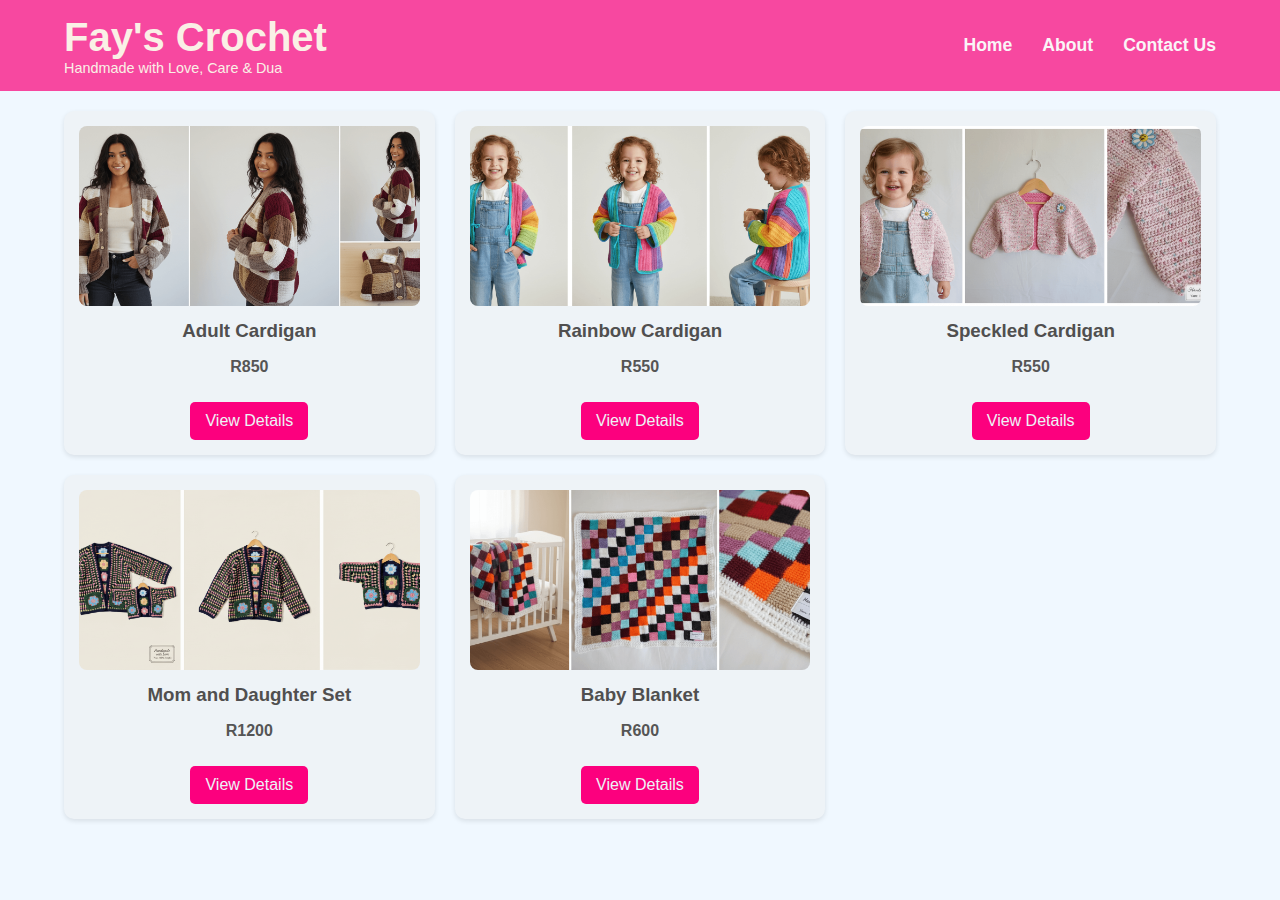
<file: index.html>
<!DOCTYPE html>
<html lang="en">
<head>
  <meta charset="UTF-8">
  <meta name="viewport" content="width=device-width, initial-scale=1.0">
  <title>Fay's Crochet</title>
  <link rel="stylesheet" href="style.css">
</head>
<body>
  <header class="main-header">
    <div class="branding">
        <h1> Fay's Crochet</h1>
        <p>Handmade with Love, Care & Dua</p>
    </div>
  
  <nav>
    <a href="index.html">Home</a>
    <a href="about.html">About</a>
    <a href="contact.html">Contact Us</a>
  </nav>
  </header>

  <section class="catalogue">
    <div class="product-card">
      <img src="images/patched cardigan.png" alt="Adult Patched Cardigan">
      <h3>Adult Cardigan</h3>
      <p>R850</p>
      <a href="product.1.html">View Details</a>
    </div>

    <div class="product-card">
      <img src="images/rainbow cardigan.png" alt="Rainbow Cardigan">
      <h3>Rainbow Cardigan</h3>
      <p>R550</p>
      <a href="product.2.html">View Details</a>
    </div>

    <div class="product-card">
      <img src="images/speckled cardigan.png" alt="speckled Cardigan">
      <h3>Speckled Cardigan</h3>
      <p>R550</p>
      <a href="product.3.html">View Details</a>
    </div>

    <div class="product-card">
      <img src="images/mom-daughter set.png" alt="Mom and Daughter Set">
      <h3>Mom and Daughter Set</h3>
      <p>R1200</p>
      <a href="product.4.html">View Details</a>
    </div>

    <div class="product-card">
      <img src="images/blanket.1.png" alt="Baby Blanket">
      <h3>Baby Blanket</h3>
      <p>R600</p>
      <a href="product.5.html">View Details</a>
    </div>
  </section>
</body>
</html>
</file>
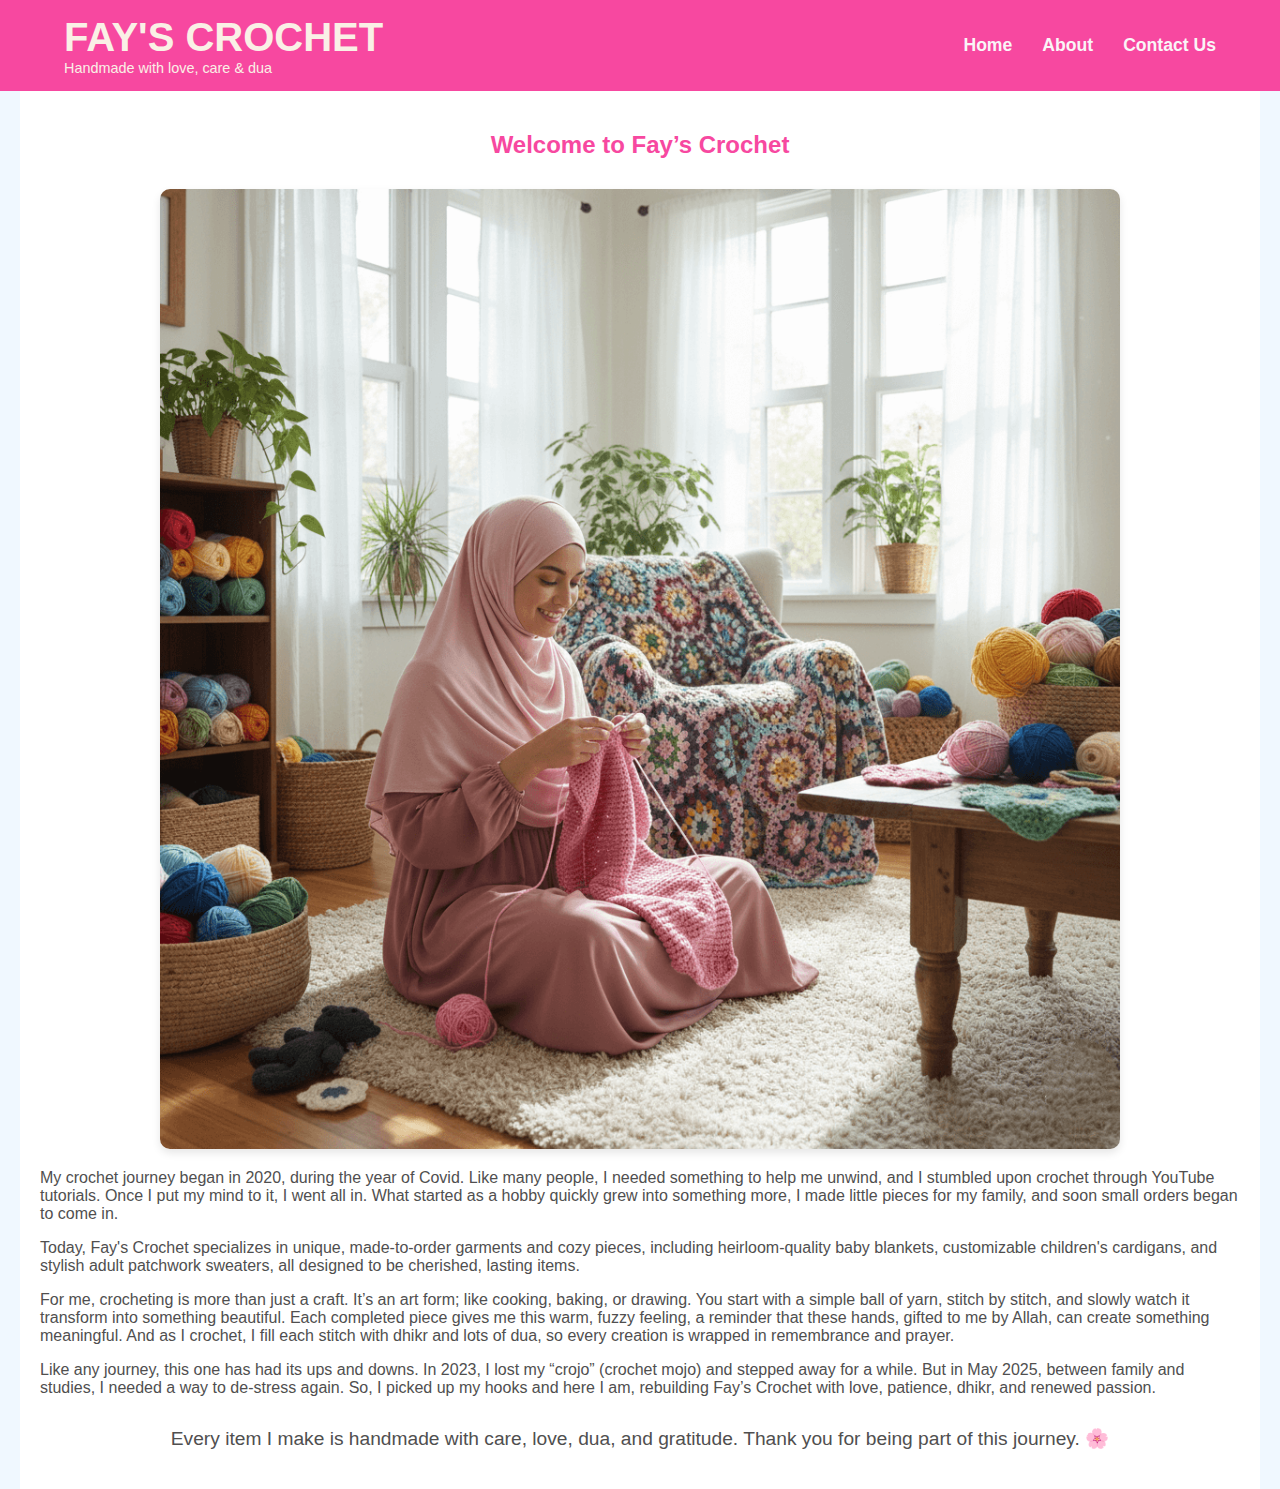
<file: about.html>
<!DOCTYPE html>
<html lang="en">
<head>
    <meta charset="UTF-8">
    <meta name="viewport" content="width=device-width, initial-scale=1.0">
    <title>About Fay's Crochet</title>
    <link rel="stylesheet" href="style.css"> 
</head>
<body>
    
    <header class="main-header">
        <div class="branding">
            <h1>FAY'S CROCHET</h1>
            <p>Handmade with love, care & dua</p>
        </div>
        
        <nav>
            <a href="index.html">Home</a>
            <a href="about.html" class="active">About</a> 
            <a href="contact.html">Contact Us</a>
        </nav>
    </header>

    <main class="content-container">
        
        <h2>Welcome to Fay’s Crochet</h2>

        <div class="about-image-container">
    <img src="images/fc.png" alt="Fay crocheting" class="about-main-img">
</div>
    

        <section class="story-section">
            
            <p>My crochet journey began in 2020, during the year of Covid. Like many people, I needed something to help me unwind, and I stumbled upon crochet through YouTube tutorials. Once I put my mind to it, I went all in. What started as a hobby quickly grew into something more, I made little pieces for my family, and soon small orders began to come in.</p>

            <p class="highlight-text">
                Today, Fay's Crochet specializes in unique, made-to-order garments and cozy pieces, including heirloom-quality baby blankets, customizable children's cardigans, and stylish adult patchwork sweaters, all designed to be cherished, lasting items.
            </p>

            <p>For me, crocheting is more than just a craft. It’s an art form; like cooking, baking, or drawing. You start with a simple ball of yarn, stitch by stitch, and slowly watch it transform into something beautiful. Each completed piece gives me this warm, fuzzy feeling, a reminder that these hands, gifted to me by Allah, can create something meaningful. And as I crochet, I fill each stitch with dhikr and lots of dua, so every creation is wrapped in remembrance and prayer.</p>

            <p>Like any journey, this one has had its ups and downs. In 2023, I lost my “crojo” (crochet mojo) and stepped away for a while. But in May 2025, between family and studies, I needed a way to de-stress again. So, I picked up my hooks and here I am, rebuilding Fay’s Crochet with love, patience, dhikr, and renewed passion.</p>
            
        </section>

        <p style="text-align: center; font-size: 1.2em; margin-top: 30px;">
            Every item I make is handmade with care, love, dua, and gratitude. Thank you for being part of this journey. 🌸
        </p>
        
    </main>

</body>
</html>
</file>
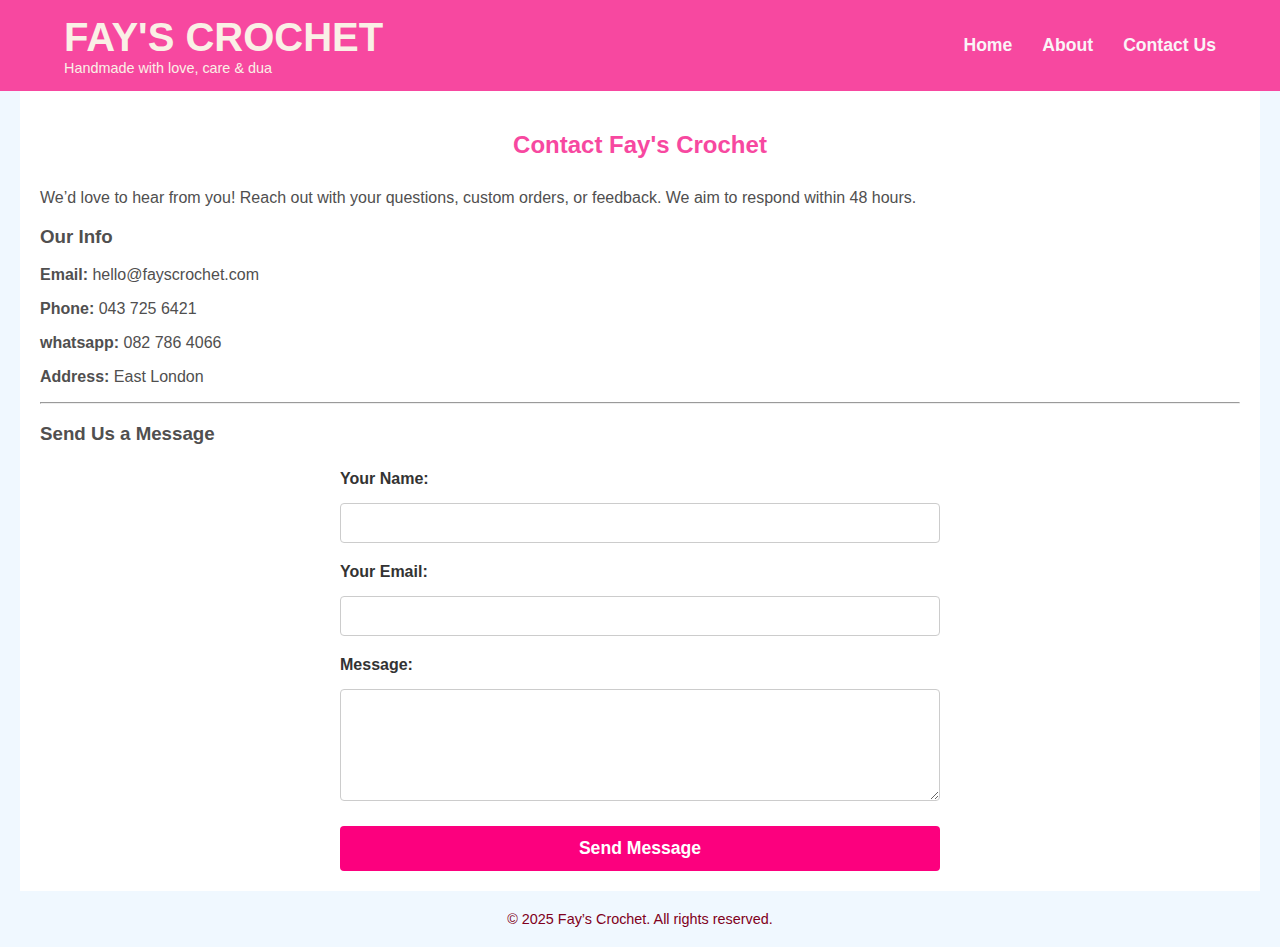
<file: contact.html>
<!DOCTYPE html>
<html lang="en">
<head>
    <meta charset="UTF-8">
    <meta name="viewport" content="width=device-width, initial-scale=1.0">
    <title>Contact Us - Fay’s Crochet</title>
    <link rel="stylesheet" href="style.css"> 
</head>
<body>
    
    <header class="main-header">
        <div class="branding">
            <h1>FAY'S CROCHET</h1>
            <p>Handmade with love, care & dua</p>
        </div>
        
        <nav>
            <a href="index.html">Home</a>
            <a href="about.html">About</a>
            <a href="contact.html" class="active">Contact Us</a> 
        </nav>
    </header>

    <main class="content-container">
        <h2>Contact Fay's Crochet</h2>
        <p>We’d love to hear from you! Reach out with your questions, custom orders, or feedback. We aim to respond within 48 hours.</p>

        <section class="contact-info">
            <h3>Our Info</h3>
            <p><strong>Email:</strong> hello@fayscrochet.com</p>
            <p><strong>Phone:</strong> 043 725 6421</p>
            <p><strong>whatsapp:</strong> 082 786 4066</p>
            <p><strong>Address:</strong> East London</p>
        </section>

        <hr>

        <section class="contact-form-section">
            <h3>Send Us a Message</h3>
            
            <form action="#" method="POST" class="contact-form">
                
                <label for="name">Your Name:</label>
                <input type="text" id="name" name="name" required>

                <label for="email">Your Email:</label>
                <input type="email" id="email" name="email" required>
                
                <label for="message">Message:</label>
                <textarea id="message" name="message" rows="6" required></textarea>

                <button type="submit" class="submit-button">Send Message</button>
            </form>
        </section>
    </main>

    <footer>
        <p style="text-align: center; margin: 20px 0; font-size: 0.9em; color: #800020;">&copy; 2025 Fay’s Crochet. All rights reserved.</p>
    </footer>
</body>
</html>
</file>
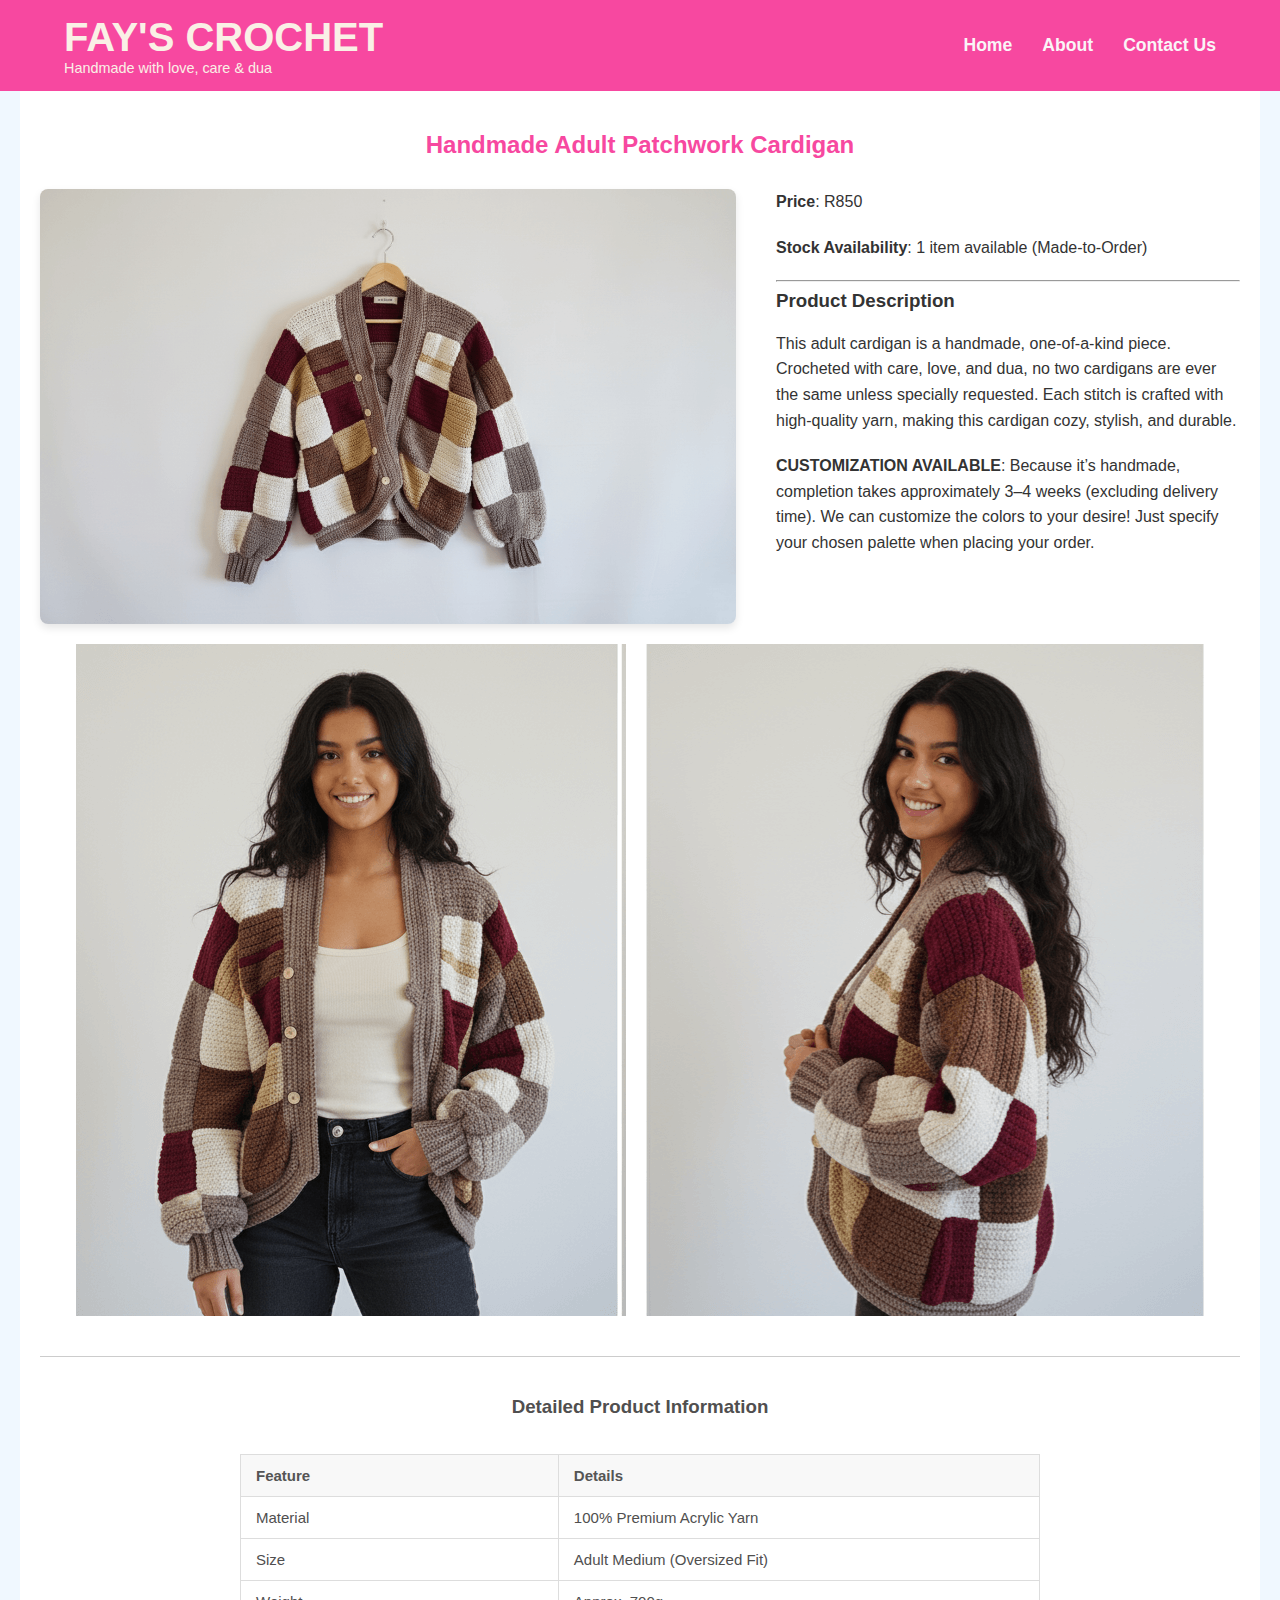
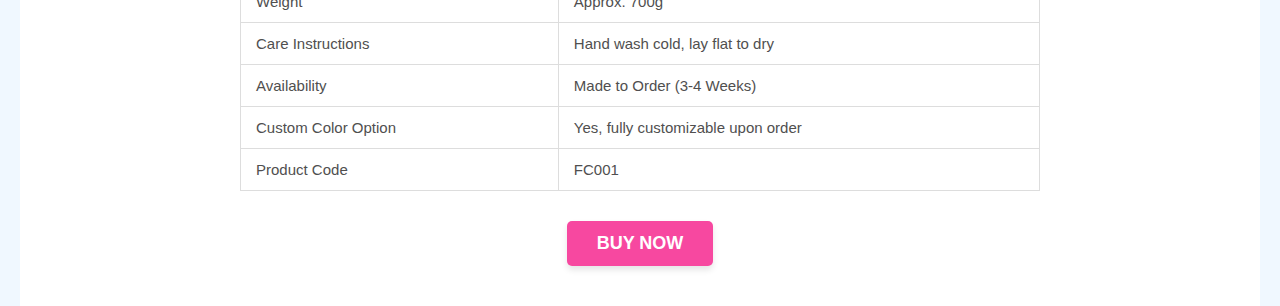
<file: product.1.html>
<!DOCTYPE html>
<html lang="en">
<head>
    <meta charset="UTF-8">
    <meta name="viewport" content="width=device-width, initial-scale=1.0">
    <title>Adult Patchwork Cardigan - Fay's Crochet</title> 
    <link rel="stylesheet" href="style.css"> 
</head>
<body>
    
    <header class="main-header">
        <div class="branding">
            <h1>FAY'S CROCHET</h1>
            <p>Handmade with love, care & dua</p>
        </div>
        <nav>
            <a href="index.html">Home</a>
            <a href="about.html">About</a>
            <a href="contact.html">Contact Us</a>
        </nav>
    </header>

    <main class="content-container">
    
    <h2>Handmade Adult Patchwork Cardigan</h2>

    <section class="top-product-info">
        
        <section class="gallery">
             <img src="images/pc.5.png" alt="Patchwork Cardigan" class="main-product-img">
        </section>

        <section class="info-details">
            <p class="price-full"><b>Price</b>: R850</p>
            <p class="stock-status"><b>Stock Availability</b>: 1 item available (Made-to-Order)</p>
            
            <hr>

            <h3>Product Description</h3>
            <p>This adult cardigan is a handmade, one-of-a-kind piece. Crocheted with care, love, and dua, no two cardigans are ever the same unless specially requested. Each stitch is crafted with high-quality yarn, making this cardigan cozy, stylish, and durable.</p>
            
            <p class="custom-note">
                <b>CUSTOMIZATION AVAILABLE</b>: Because it’s handmade, completion takes approximately 3–4 weeks (excluding delivery time). We can customize the colors to your desire! Just specify your chosen palette when placing your order.
            </p>
            
        </section>
        
    </section> <div class="thumbnail-section">
        <div class="thumbnail">
            <img src="images/pc3.png" alt="Front detail">
            <img src="images/pc2.png" alt="Cardigan on hanger">
        </div>
    </div>
        
    <section class="details-table-section">
        <h3>Detailed Product Information</h3>
        <table class="product-spec-table">
            <tr><th>Feature</th><th>Details</th></tr>
            <tr><td>Material</td><td>100% Premium Acrylic Yarn</td></tr>
            <tr><td>Size</td><td>Adult Medium (Oversized Fit)</td></tr>
             <tr><td>Weight</td><td>Approx. 700g</td></tr>
             <tr><td>Care Instructions</td><td>Hand wash cold, lay flat to dry</td></tr>
             <tr><td>Availability</td><td>Made to Order (3-4 Weeks)</td></tr>
             <tr><td>Custom Color Option</td><td>Yes, fully customizable upon order</td></tr>
             <tr><td>Product Code</td><td>FC001</td></tr>
                </table>

            </table>
        <button class="buy-button">BUY NOW</button>
    </section>

</main>
</file>
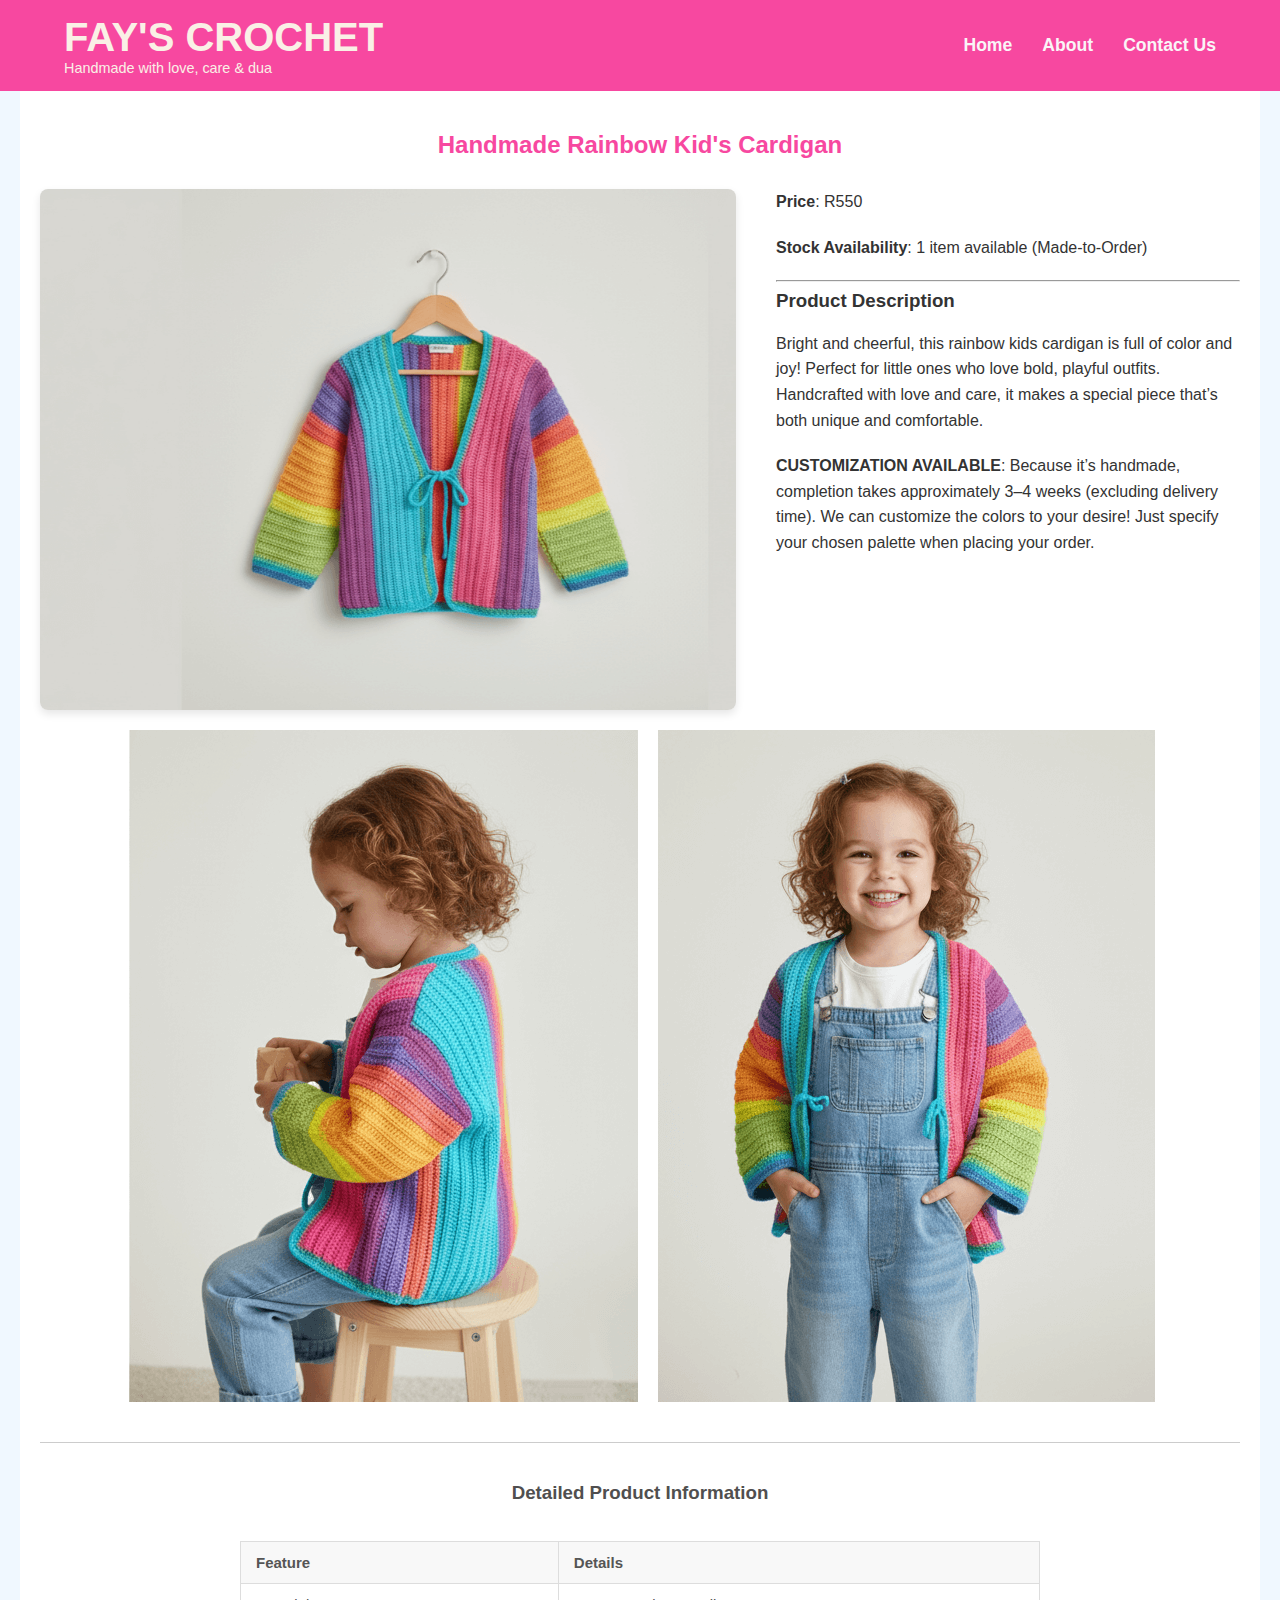
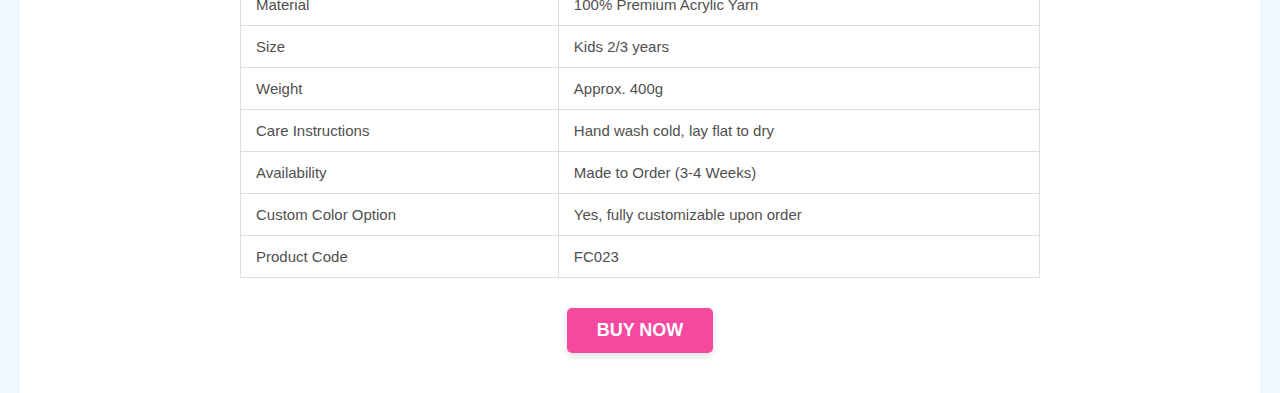
<file: product.2.html>
<!DOCTYPE html>
<html lang="en">
<head>
    <meta charset="UTF-8">
    <meta name="viewport" content="width=device-width, initial-scale=1.0">
    <title>Rainbow Kid's Cardigan - Fay's Crochet</title> 
    <link rel="stylesheet" href="style.css"> 
</head>
<body>
    
    <header class="main-header">
        <div class="branding">
            <h1>FAY'S CROCHET</h1>
            <p>Handmade with love, care & dua</p>
        </div>
        <nav>
            <a href="index.html">Home</a>
            <a href="about.html">About</a>
            <a href="contact.html">Contact Us</a>
        </nav>
    </header>

    <main class="content-container">
    
    <h2>Handmade Rainbow Kid's Cardigan</h2>

    <section class="top-product-info">
        
        <section class="gallery">
             <img src="images/rainbow.4.png" alt="Rainbow Cardigan" class="main-product-img">
        </section>

        <section class="info-details">
            <p class="price-full"><b>Price</b>: R550</p>
            <p class="stock-status"><b>Stock Availability</b>: 1 item available (Made-to-Order)</p>
            
            <hr>

            <h3>Product Description</h3>
            <p>Bright and cheerful, this rainbow kids cardigan is full of color and joy! Perfect for little ones who love bold, playful outfits. Handcrafted with love and care, it makes a special piece that’s both unique and comfortable.</p>
            
            <p class="custom-note">
                <b>CUSTOMIZATION AVAILABLE</b>: Because it’s handmade, completion takes approximately 3–4 weeks (excluding delivery time). We can customize the colors to your desire! Just specify your chosen palette when placing your order.
            </p>
            
        </section>
        
    </section> <div class="thumbnail-section">
        <div class="thumbnail">
            <img src="images/rainbow.3.png" alt="Front detail">
            <img src="images/rainbow.2.png" alt="Cardigan on hanger">
        </div>
    </div>
        
    <section class="details-table-section">
        <h3>Detailed Product Information</h3>
        <table class="product-spec-table">
            <tr><th>Feature</th><th>Details</th></tr>
            <tr><td>Material</td><td>100% Premium Acrylic Yarn</td></tr>
            <tr><td>Size</td><td>Kids 2/3 years</td></tr>
             <tr><td>Weight</td><td>Approx. 400g</td></tr>
             <tr><td>Care Instructions</td><td>Hand wash cold, lay flat to dry</td></tr>
             <tr><td>Availability</td><td>Made to Order (3-4 Weeks)</td></tr>
             <tr><td>Custom Color Option</td><td>Yes, fully customizable upon order</td></tr>
             <tr><td>Product Code</td><td>FC023</td></tr>
                </table>

            </table>
        <button class="buy-button">BUY NOW</button>
    </section>

</main>
</file>
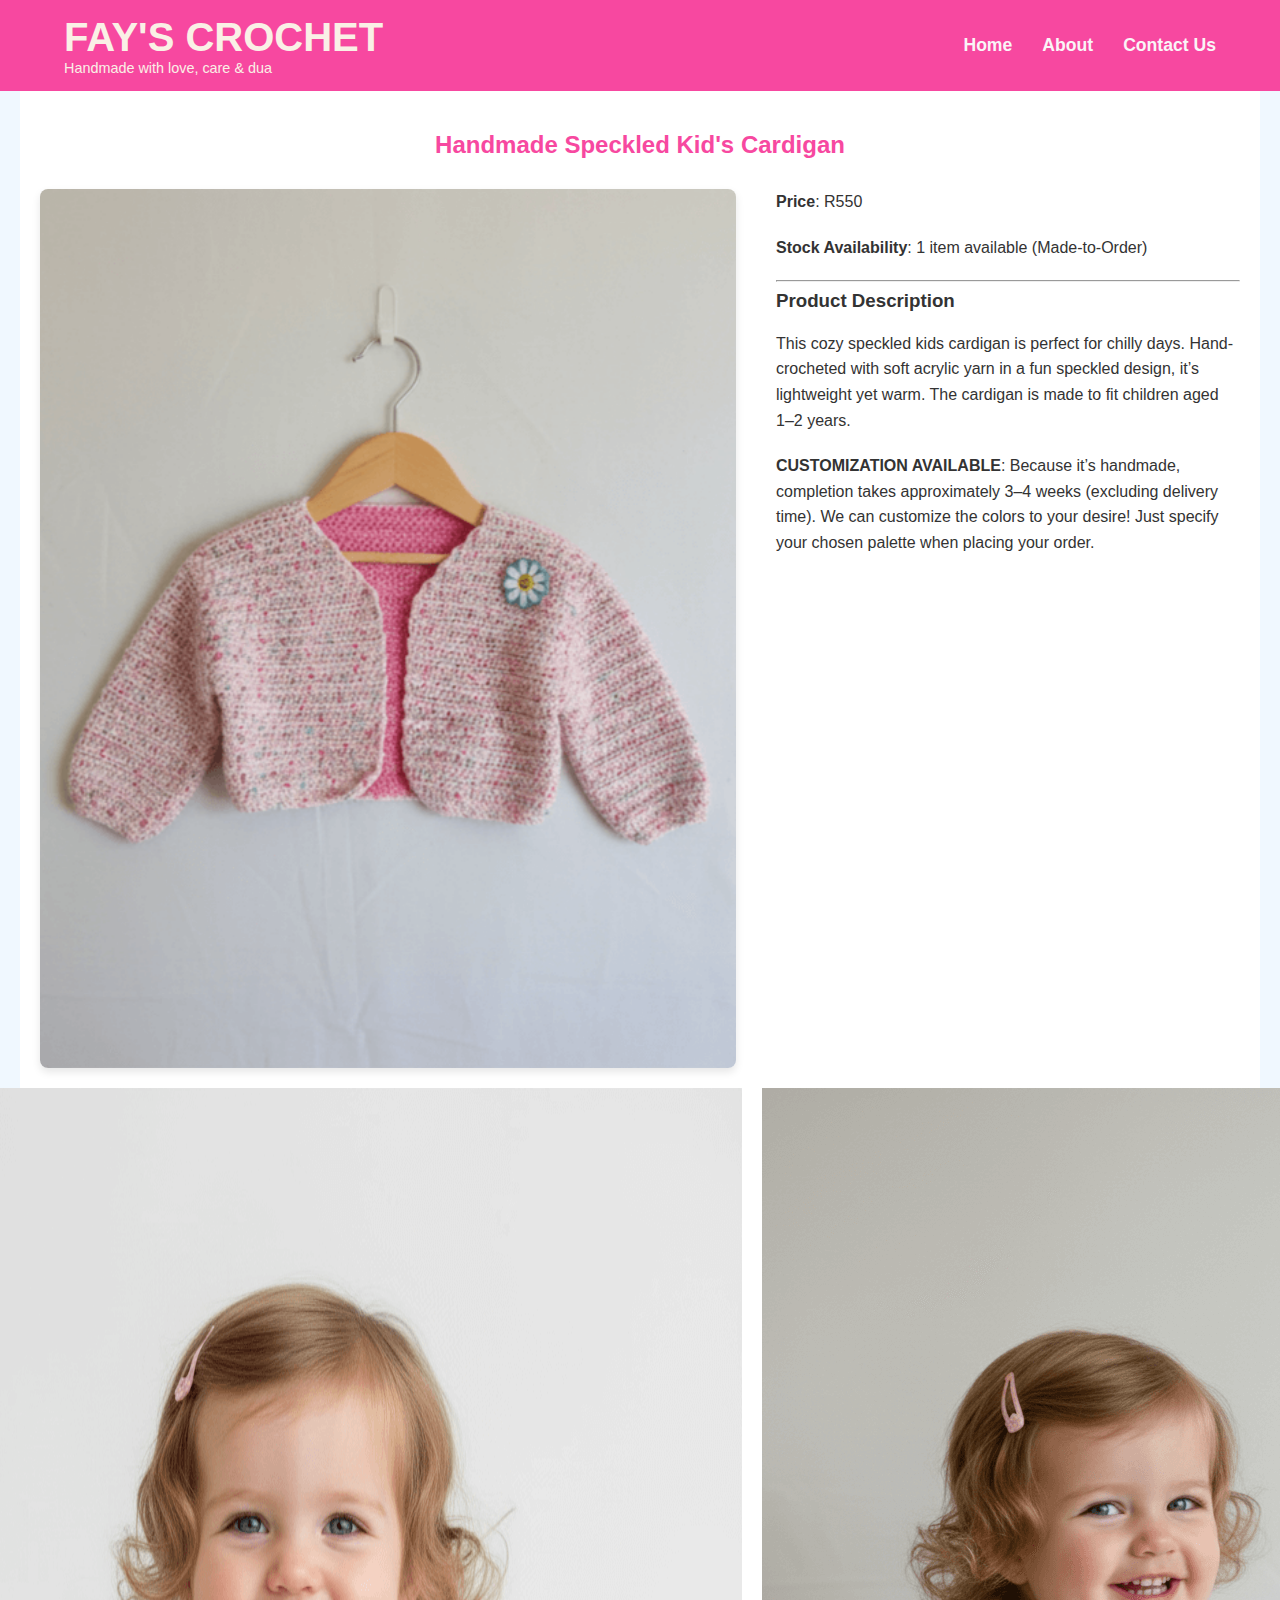
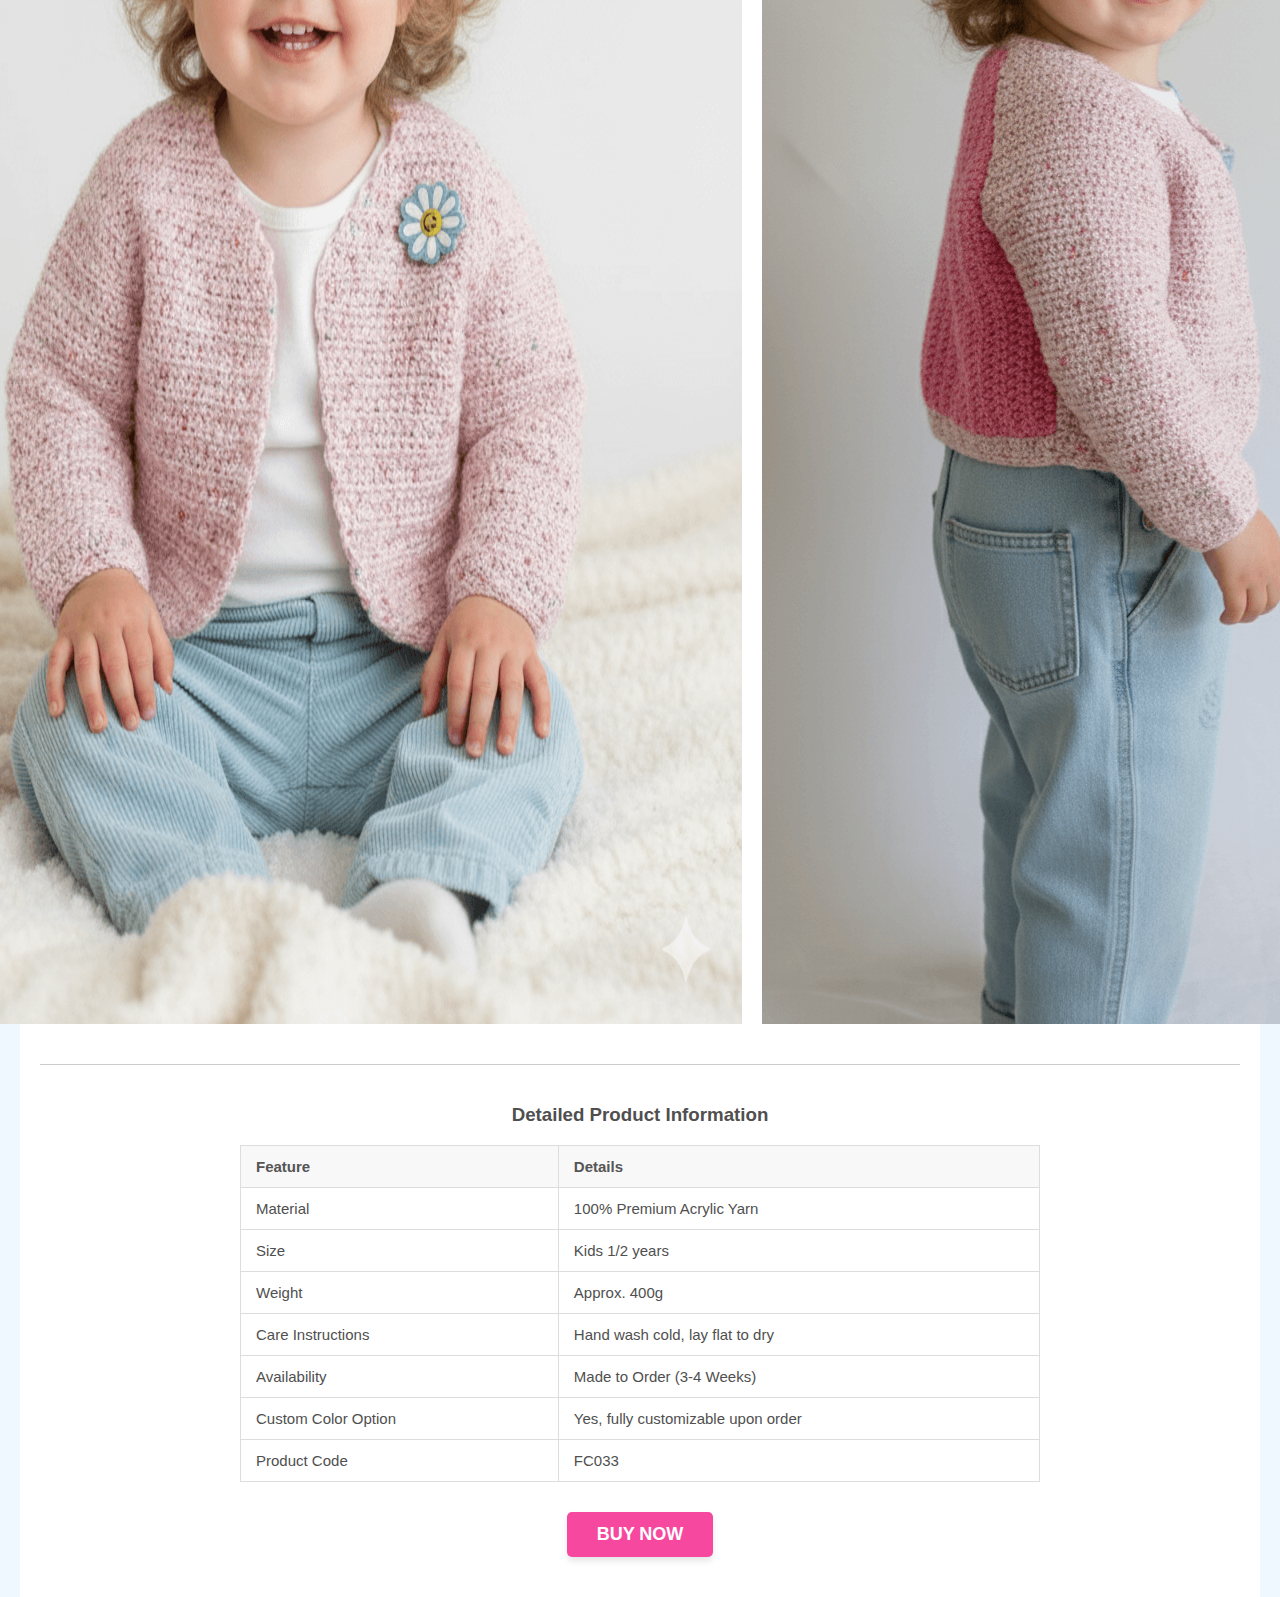
<file: product.3.html>
<!DOCTYPE html>
<html lang="en">
<head>
    <meta charset="UTF-8">
    <meta name="viewport" content="width=device-width, initial-scale=1.0">
    <title>Speckled Kid's Cardigan - Fay's Crochet</title> 
    <link rel="stylesheet" href="style.css"> 
</head>
<body>
    
    <header class="main-header">
        <div class="branding">
            <h1>FAY'S CROCHET</h1>
            <p>Handmade with love, care & dua</p>
        </div>
        <nav>
            <a href="index.html">Home</a>
            <a href="about.html">About</a>
            <a href="contact.html">Contact Us</a>
        </nav>
    </header>

    <main class="content-container">
    
    <h2>Handmade Speckled Kid's Cardigan</h2>

    <section class="top-product-info">
        
        <section class="gallery">
             <img src="images/speckle.1.png" alt="Speckle Cardigan" class="main-product-img">
        </section>

        <section class="info-details">
            <p class="price-full"><b>Price</b>: R550</p>
            <p class="stock-status"><b>Stock Availability</b>: 1 item available (Made-to-Order)</p>
            
            <hr>

            <h3>Product Description</h3>
            <p>This cozy speckled kids cardigan is perfect for chilly days. Hand-crocheted with soft acrylic yarn in a fun speckled design, it’s lightweight yet warm. The cardigan is made to fit children aged 1–2 years.</p>
            
            <p class="custom-note">
                <b>CUSTOMIZATION AVAILABLE</b>: Because it’s handmade, completion takes approximately 3–4 weeks (excluding delivery time). We can customize the colors to your desire! Just specify your chosen palette when placing your order.
            </p>
            
        </section>
        
    </section> <div class="thumbnail-section">
        <div class="thumbnail">
            <img src="images/speckled6.png" alt="Front detail">
            <img src="images/speckle.5.png" alt="Cardigan on hanger">
        </div>
    </div>
        
    <section class="details-table-section">
        <h3>Detailed Product Information</h3>
        <table class="product-spec-table">
            <tr><th>Feature</th><th>Details</th></tr>
            <tr><td>Material</td><td>100% Premium Acrylic Yarn</td></tr>
            <tr><td>Size</td><td>Kids 1/2 years</td></tr>
            <tr><td>Weight</td><td>Approx. 400g</td></tr>
            <tr><td>Care Instructions</td><td>Hand wash cold, lay flat to dry</td></tr>
            <tr><td>Availability</td><td>Made to Order (3-4 Weeks)</td></tr>
            <tr><td>Custom Color Option</td><td>Yes, fully customizable upon order</td></tr>
            <tr><td>Product Code</td><td>FC033</td></tr>
        </table>
        <button class="buy-button">BUY NOW</button>
    </section>

</main>
</file>
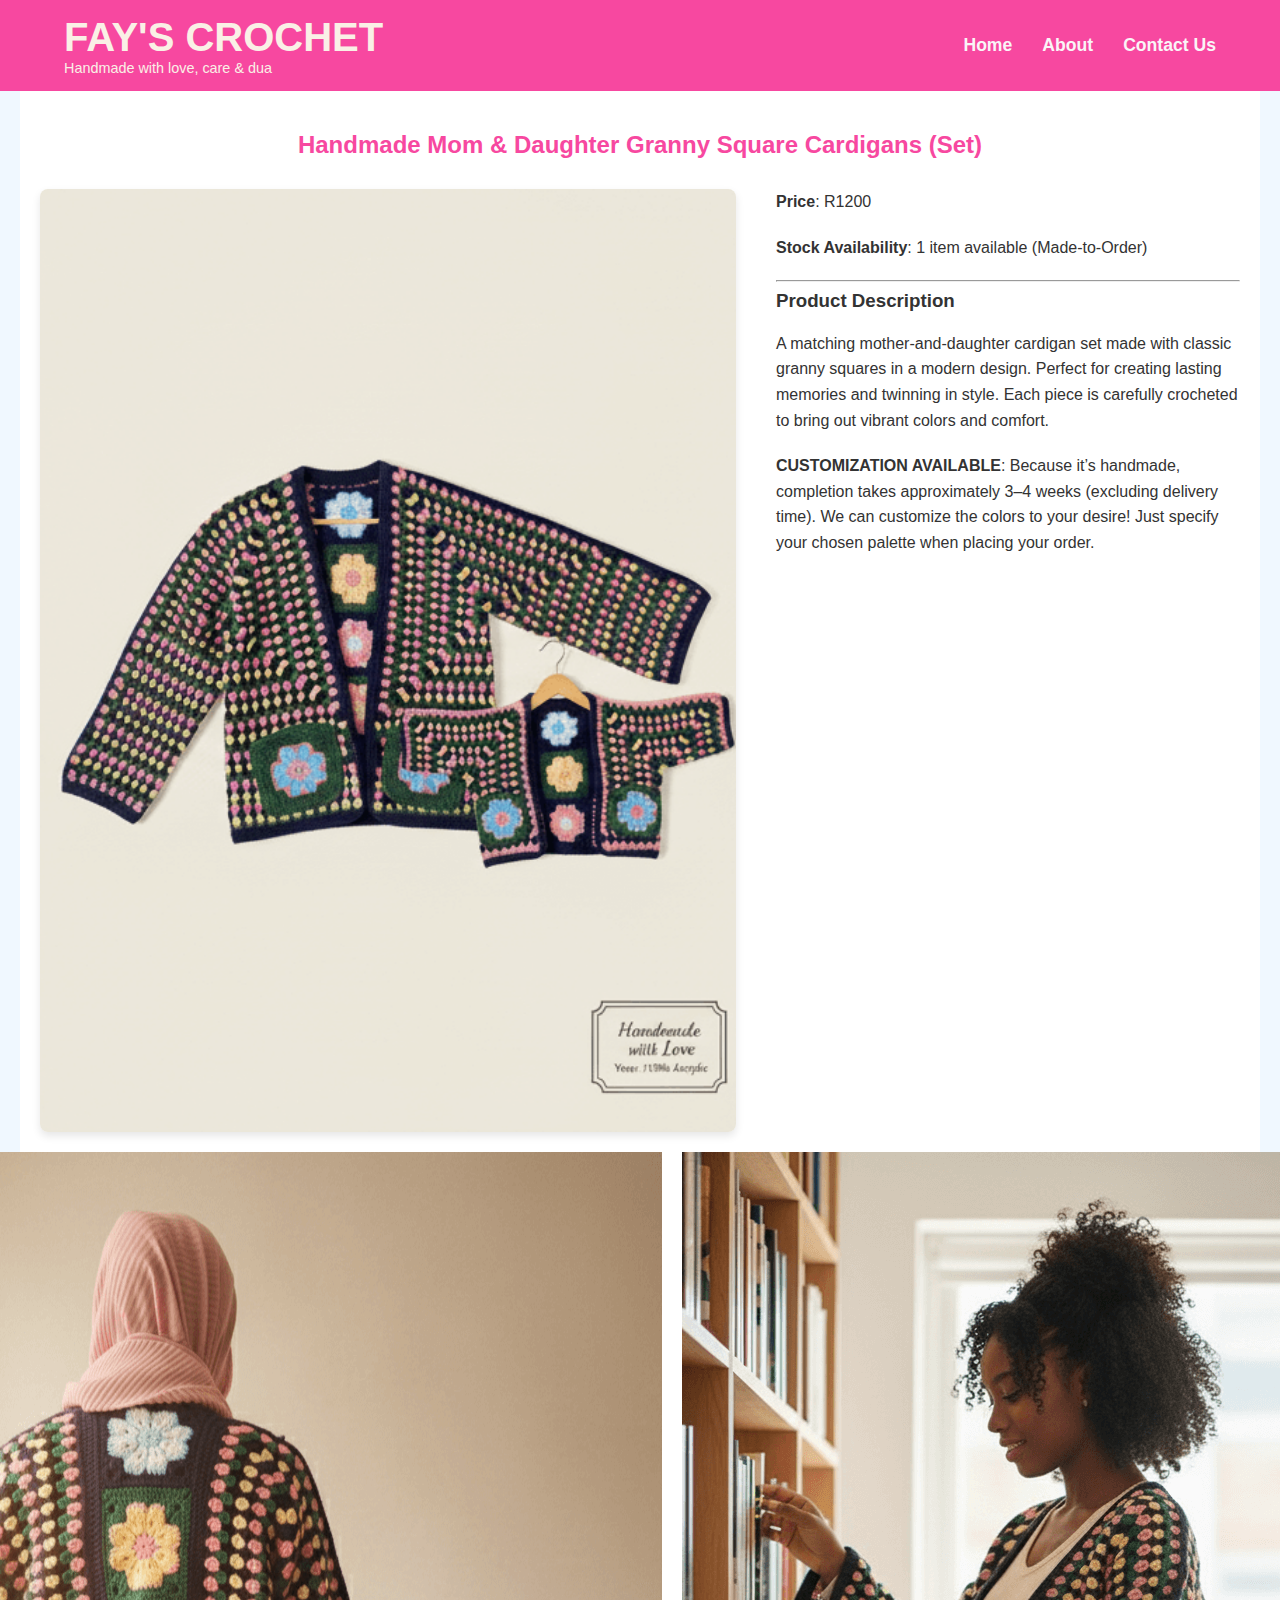
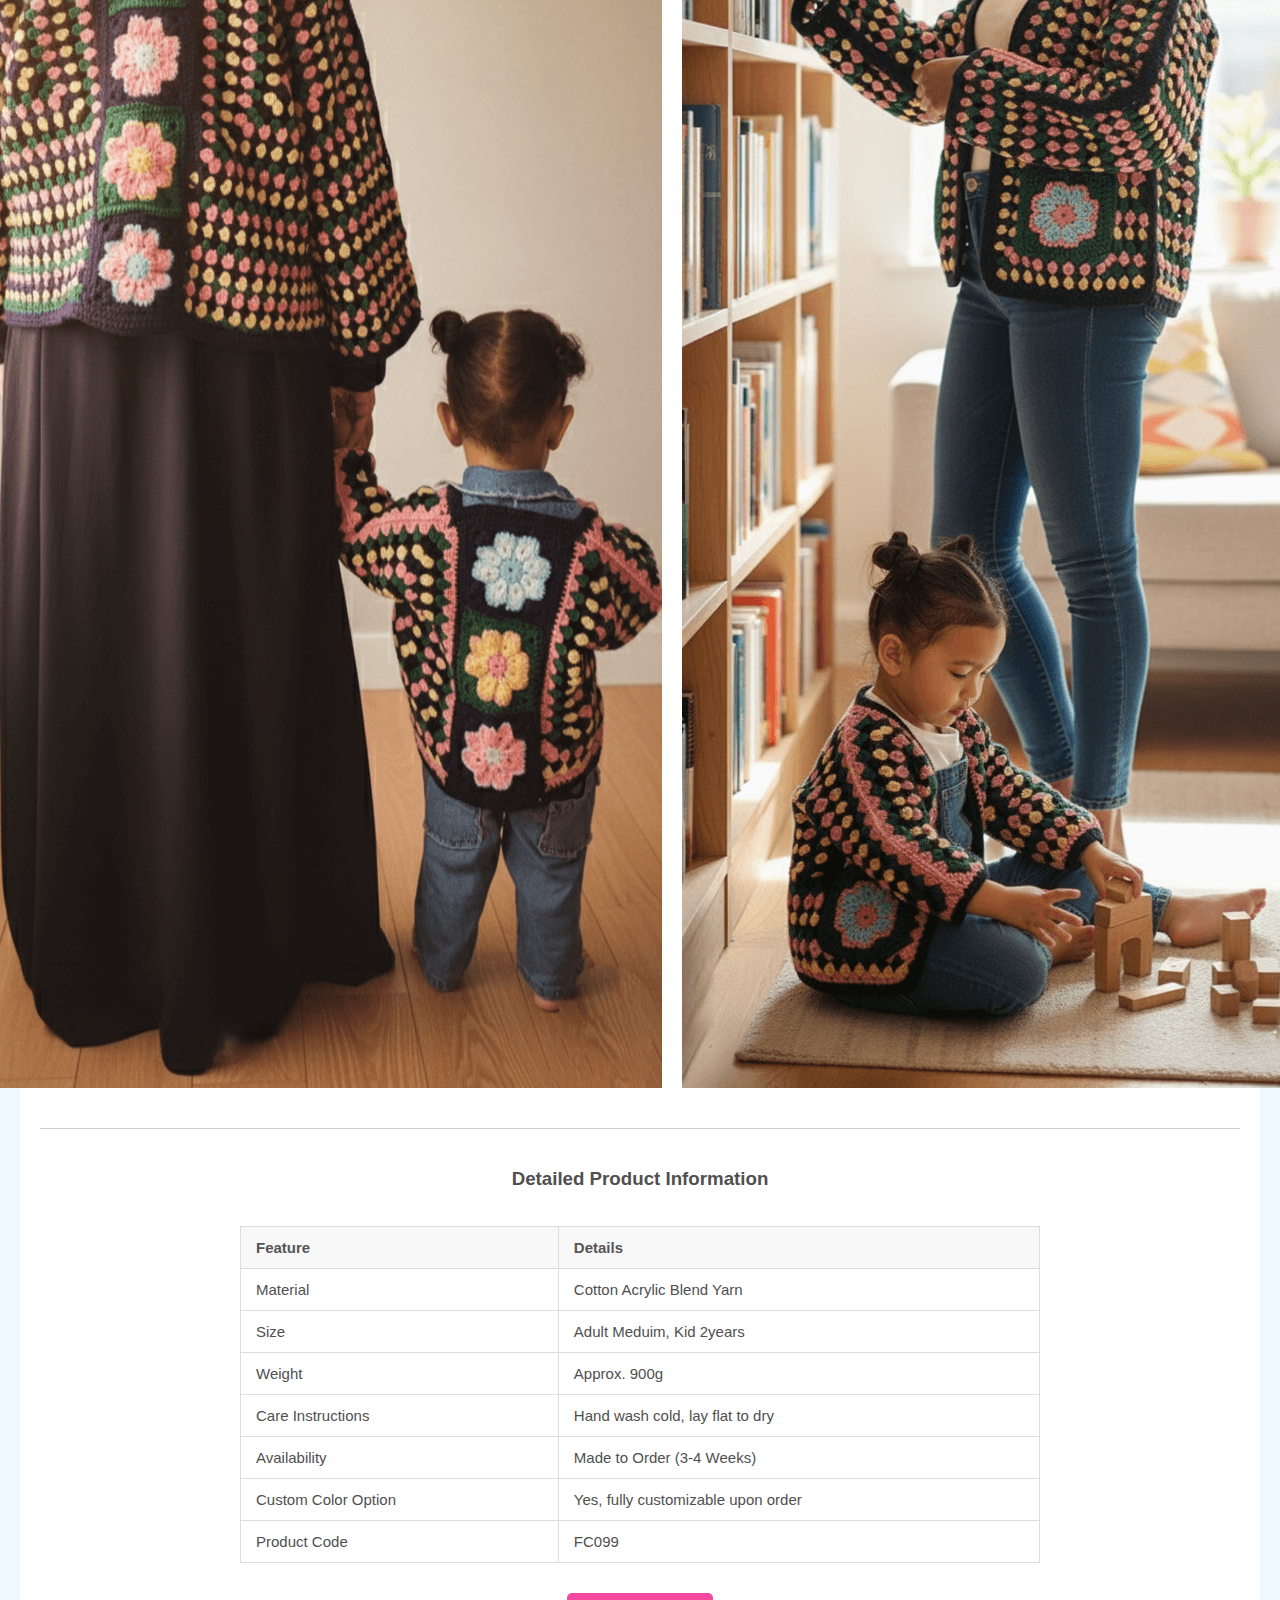
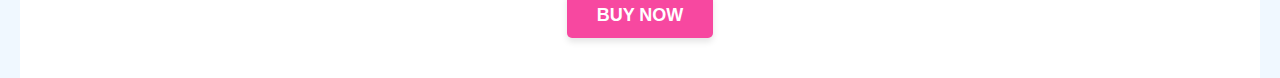
<file: product.4.html>
<!DOCTYPE html>
<html lang="en">
<head>
    <meta charset="UTF-8">
    <meta name="viewport" content="width=device-width, initial-scale=1.0">
    <title>Mom & Daughter Granny Square Cardigan - Fay's Crochet</title> 
    <link rel="stylesheet" href="style.css"> 
</head>
<body>
    
    <header class="main-header">
        <div class="branding">
            <h1>FAY'S CROCHET</h1>
            <p>Handmade with love, care & dua</p>
        </div>
        <nav>
            <a href="index.html">Home</a>
            <a href="about.html">About</a>
            <a href="contact.html">Contact Us</a>
        </nav>
    </header>

    <main class="content-container">
    
    <h2>Handmade Mom & Daughter Granny Square Cardigans (Set)</h2>

    <section class="top-product-info">
        
        <section class="gallery">
             <img src="images/m-d.4.png" alt="M-D Cardigan" class="main-product-img">
        </section>

        <section class="info-details">
            <p class="price-full"><b>Price</b>: R1200</p>
            <p class="stock-status"><b>Stock Availability</b>: 1 item available (Made-to-Order)</p>
            
            <hr>

            <h3>Product Description</h3>
            <p>A matching mother-and-daughter cardigan set made with classic granny squares in a modern design. Perfect for creating lasting memories and twinning in style. Each piece is carefully crocheted to bring out vibrant colors and comfort.
</p>
            
            <p class="custom-note">
                <b>CUSTOMIZATION AVAILABLE</b>: Because it’s handmade, completion takes approximately 3–4 weeks (excluding delivery time). We can customize the colors to your desire! Just specify your chosen palette when placing your order.
            </p>
            
        </section>
        
    </section> <div class="thumbnail-section">
        <div class="thumbnail">
            <img src="images/m-d.6.png" alt="Front detail">
            <img src="images/m-d.7.png" alt="Cardigan on hanger">
        </div>
    </div>
        
    <section class="details-table-section">
        <h3>Detailed Product Information</h3>
        <table class="product-spec-table">
            <tr><th>Feature</th><th>Details</th></tr>
            <tr><td>Material</td><td>Cotton Acrylic Blend Yarn</td></tr>
            <tr><td>Size</td><td>Adult Meduim, Kid 2years</td></tr>
             <tr><td>Weight</td><td>Approx. 900g</td></tr>
             <tr><td>Care Instructions</td><td>Hand wash cold, lay flat to dry</td></tr>
             <tr><td>Availability</td><td>Made to Order (3-4 Weeks)</td></tr>
             <tr><td>Custom Color Option</td><td>Yes, fully customizable upon order</td></tr>
             <tr><td>Product Code</td><td>FC099</td></tr>
                </table>

            </table>
        <button class="buy-button">BUY NOW</button>
    </section>

</main>
</file>
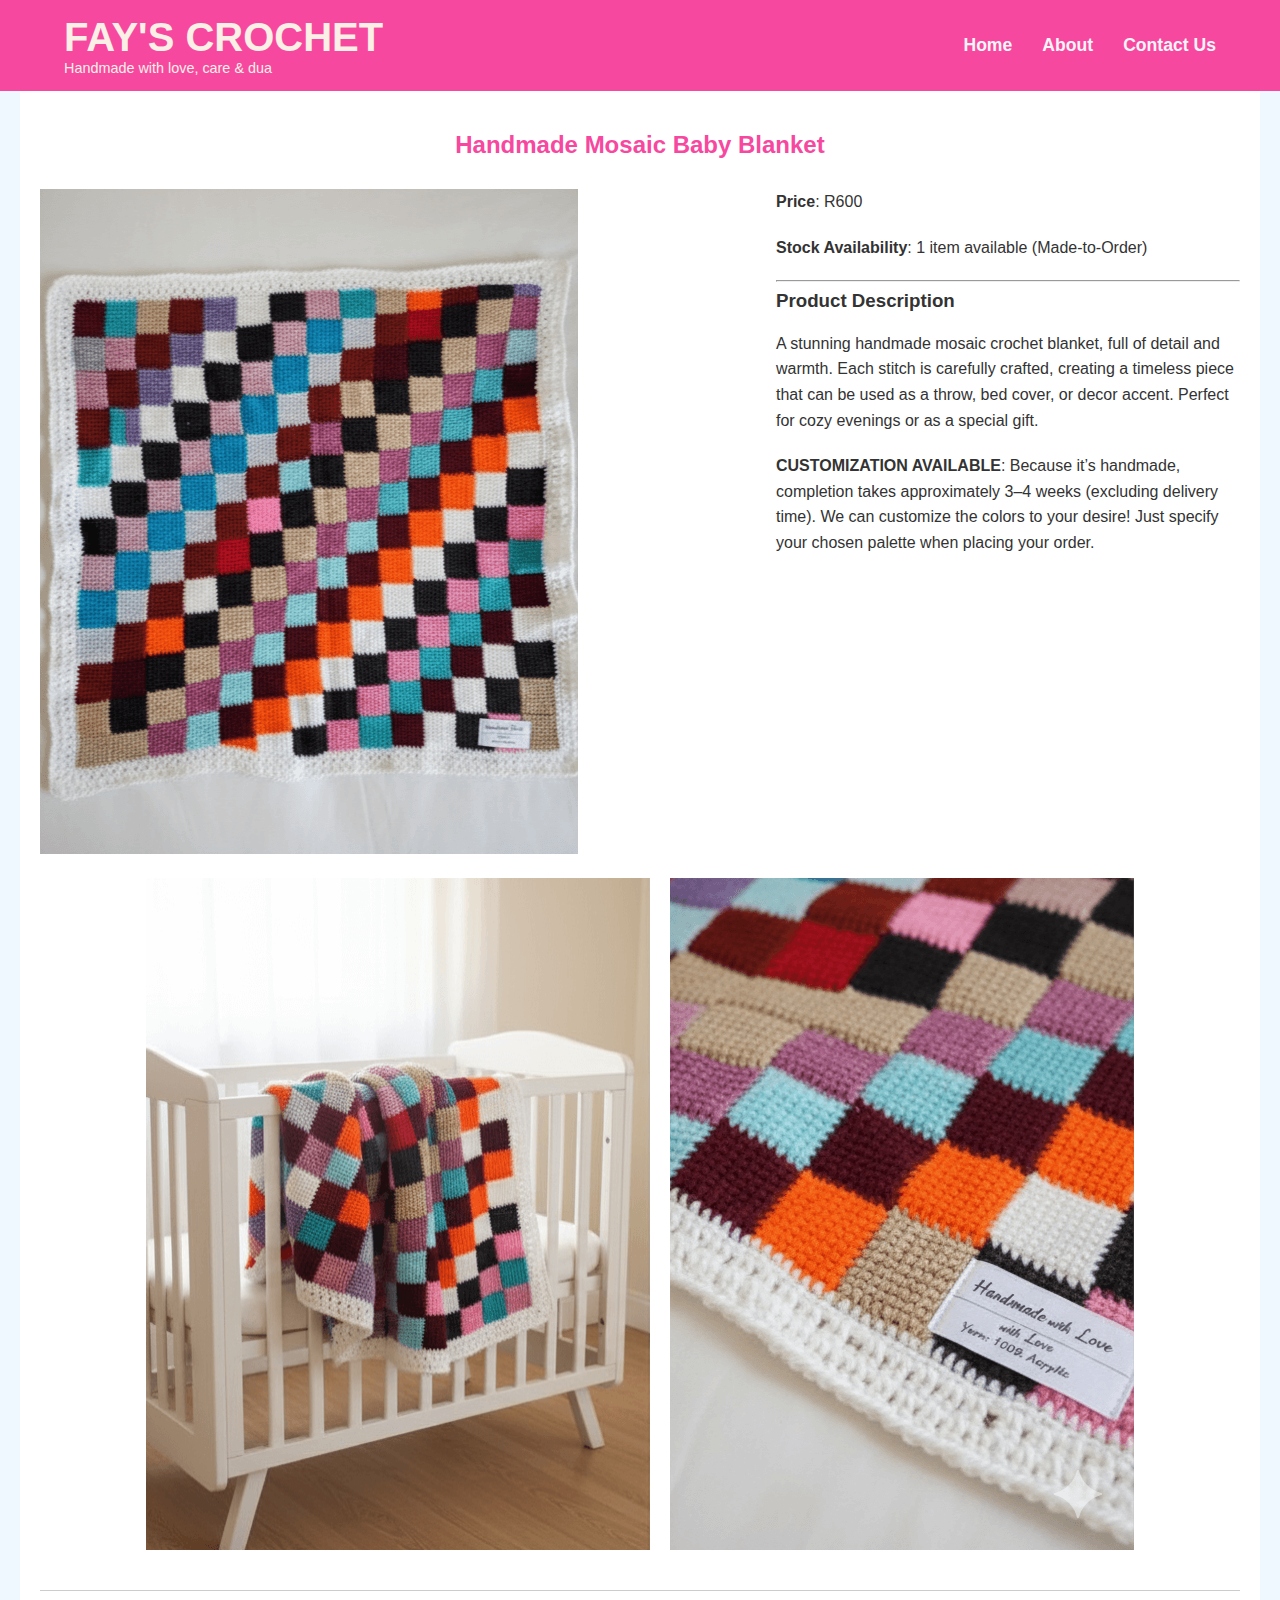
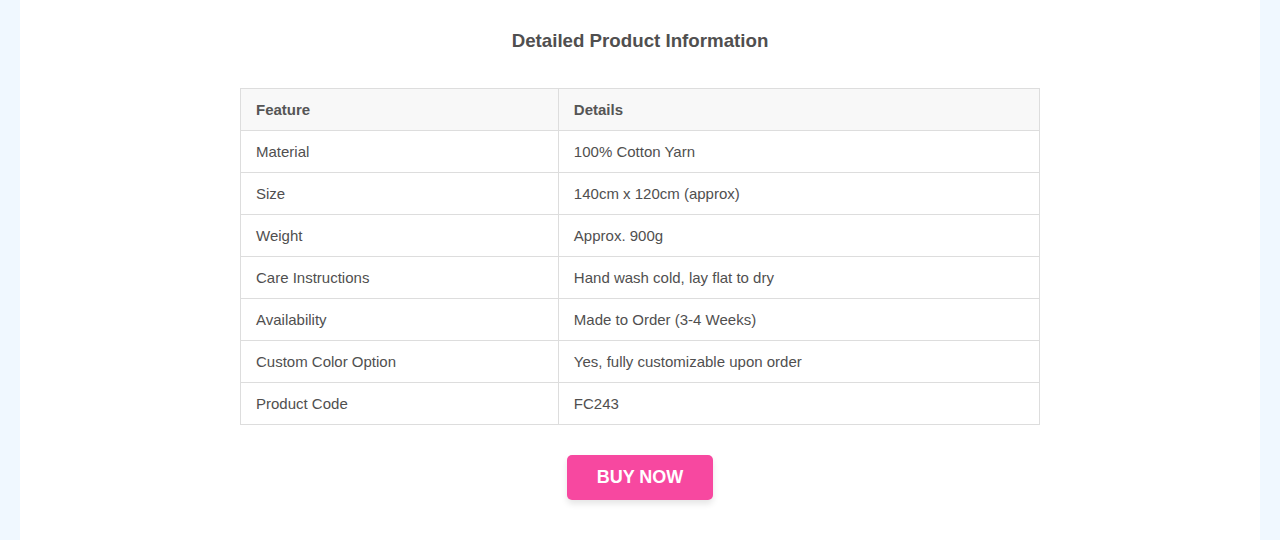
<file: product.5.html>
<!DOCTYPE html>
<html lang="en">
<head>
    <meta charset="UTF-8">
    <meta name="viewport" content="width=device-width, initial-scale=1.0">
    <title>Mosaic Baby Blanket - Fay's Crochet</title> 
    <link rel="stylesheet" href="style.css"> 
</head>
<body>
    
    <header class="main-header">
        <div class="branding">
            <h1>FAY'S CROCHET</h1>
            <p>Handmade with love, care & dua</p>
        </div>
        <nav>
            <a href="index.html">Home</a>
            <a href="about.html">About</a>
            <a href="contact.html">Contact Us</a>
        </nav>
    </header>

    <main class="content-container">
    
    <h2>Handmade Mosaic Baby Blanket</h2>

    <section class="top-product-info">
        
        <section class="gallery">
             <img src="images/blanket1.png" alt="blanket class="main-product-img">
        </section>

        <section class="info-details">
            <p class="price-full"><b>Price</b>: R600</p>
            <p class="stock-status"><b>Stock Availability</b>: 1 item available (Made-to-Order)</p>
            
            <hr>

            <h3>Product Description</h3>
            <p>A stunning handmade mosaic crochet blanket, full of detail and warmth. Each stitch is carefully crafted, creating a timeless piece that can be used as a throw, bed cover, or decor accent. Perfect for cozy evenings or as a special gift.
</p>
            
            <p class="custom-note">
                <b>CUSTOMIZATION AVAILABLE</b>: Because it’s handmade, completion takes approximately 3–4 weeks (excluding delivery time). We can customize the colors to your desire! Just specify your chosen palette when placing your order.
            </p>
            
        </section>
        
    </section> <div class="thumbnail-section">
        <div class="thumbnail">
            <img src="images/blanket2.png" alt="Front detail">
            <img src="images/blanket3.png" alt="Cardigan on hanger">
        </div>
    </div>
        
    <section class="details-table-section">
        <h3>Detailed Product Information</h3>
        <table class="product-spec-table">
            <tr><th>Feature</th><th>Details</th></tr>
            <tr><td>Material</td><td>100% Cotton Yarn</td></tr>
            <tr><td>Size</td><td>140cm x 120cm (approx)</td></tr>
             <tr><td>Weight</td><td>Approx. 900g</td></tr>
             <tr><td>Care Instructions</td><td>Hand wash cold, lay flat to dry</td></tr>
             <tr><td>Availability</td><td>Made to Order (3-4 Weeks)</td></tr>
             <tr><td>Custom Color Option</td><td>Yes, fully customizable upon order</td></tr>
             <tr><td>Product Code</td><td>FC243</td></tr>
                </table>

            </table>
        <button class="buy-button">BUY NOW</button>
    </section>

</main>
</file>
<file: style.css>
body {
  font-family: Arial, sans-serif;
  margin: 0;
  padding: 0;
  background: #f0f8ff;
  color: #504f4f;
}

.main-header {
    background: #f748a0; 
    color: #fff;
    padding: 15px 5%; 
    display: flex;
    justify-content: space-between; 
    align-items: center; 
}


.branding h1 {
    font-size: 2.5em;
    margin: 0;
    color: #FAF0E6;
}

.branding p {
    font-size: 0.9em;
    margin: 0;
    color: #FAF0E6;
}

nav {
    display: flex;
    gap: 30px; 
    padding: 0; 
}

nav a {
    color: #faf4f7; 
    text-decoration: none;
    font-weight: bold;
    font-size: 1.1em; 
    padding: 5px 0;
    transition: color 0.3s;
}

nav a:hover {
    color: #a8028d; 
    text-decoration: underline;
}


.catalogue {
  display: grid;
  grid-template-columns: 1fr 1fr 1fr;
  gap: 20px;
  padding: 20px 5%;
  max-width: 1400px;
  margin: 0 auto; 
}

.product-card {
  background: #eef3f7;
  border-radius: 10px;
  box-shadow: 0 2px 5px rgba(0,0,0,0.1);
  overflow: hidden;
  text-align: center;
  padding: 15px;
}

.product-card img {
  width: 100%;
  height: 180px;
  object-fit: cover;
  border-radius: 8px;
}

.product-card h3 {
  margin: 10px 0;
}

.product-card p {
  color: #555;
  font-weight: bold;
}

.product-card a {
  display: inline-block;
  margin-top: 10px;
  padding: 10px 15px;
  background: #fc007e;
  color: #eef3f7;
  border-radius: 5px;
  text-decoration: none;
  font-weight: normal;
  transition: background 0.3s;
}

.product-card a:hover {
  background:#a8028d;
}

.content-container {
   max-width: 1200px;
    margin: 0 auto;
    padding: 20px;
    gap: 40px;
    background: #fff;
  
}

.top-product-info {
  display: grid;
    grid-template-columns: 1.5fr 1fr;
    gap: 40px;
    margin-bottom: 20px;

}

.about-section h2, .products-section h2, .contact-info h2{
  colour: #f748a0;
  border-bottom:2px solid #DDA0DD;
  padding: 5px;
  margin-bottom: 20px;
}

.about-image-container {
    text-align: center; 
    margin: 20px auto; 
}

.about-main-img {
    max-width: 80%; 
    height: auto;
    display: block; 
    margin: 0 auto; 
    border-radius: 10px; 
    box-shadow: 0 4px 8px rgba(0,0,0,0.1);
}
.content-container h2 {
    text-align: center; 
    font-weight: 900;        
    margin-bottom: 30px;
    color: #f748a0;        
}

.contact-form {
    display: grid;
    grid-template-columns: 1fr; 
    gap: 15px;
    max-width: 600px; 
    margin: 20px auto 0;
}

.contact-form label {
    font-weight: bold;
    color: #333;
    margin-top: 5px;
}

.contact-form input[type="text"],
.contact-form input[type="email"],
.contact-form textarea {
    width: 100%;
    padding: 10px;
    border: 1px solid #ccc;
    border-radius: 4px;
    box-sizing: border-box; 
    font-size: 1em;
}

.contact-form textarea {
    resize: vertical;
}

.submit-button {
    background-color: #fc007e; 
    color: white;
    padding: 12px 20px;
    border: none;
    border-radius: 4px;
    cursor: pointer;
    font-size: 1.1em;
    font-weight: bold;
    margin-top: 10px;
    transition: background-color 0.3s;
}

.submit-button:hover {
    background-color: #a8028d; 
}

.product-detail-layout {
    display: grid;
    grid-template-columns: 0.8fr 1.2fr; 
    gap: 40px;
    margin-top: 20px;
    width: 45px; 
    flex-grow: 1;
    margin-left: auto;
    margin-right: auto;
}

.product-info-panel {
    padding: 15px; 
}

.main-product-img {
    width: 100%; 
    max-height: auto; 
    object-fit: contain; 
    display: block;
    border-radius: 8px;
    box-shadow: 0 4px 8px rgba(0,0,0,0.1);
}

.secondary-images-row {
    display: flex;
    justify-content: space-between; 
    gap: 10px;


}

.gallery {

    grid-column: 1 / 2;
    
}

.main-product-img {
    width: 100%; 
    height: auto; 
    object-fit: contain; 
    display: block;
    border-radius: 8px;
    box-shadow: 0 4px 8px rgba(0,0,0,0.1);
}

.info-details {
    grid-column: 2 / 3;
    padding-top: 0;
    text-align: left;
    font-family: Arial, Helvetica, sans-serif;
    color:#333;
}

.info-details h3 {
    margin-top: 0;
}

.info-details p {
    font-size: 16px;
    line-height: 1.6;
    text-align: left;
    margin: 0 0 20px 0;
}

.thumbnail-section {
    grid-column: 1 / -1; 
    width: 100%;
    margin-bottom: 40px;
    }

.thumbnail {
  display: flex;
    justify-content: center;
    gap: 20px;
    width: 100%;
}

.tumbnail-img  {
  flex: 0 1 30%;
    max-width: 200px; 
    height: auto;
    object-fit: cover;
    border-radius: 5px;
    cursor: pointer;
    opacity: 0.8;
    transition: opacity 0.3s;

}

.thumbnail img:hover {
    opacity: 1;
}


.details-table-section {
    width: 100%;
    margin-top: 20px;
    padding: 20px 0;
    border-top: 1px solid #ccc;
    text-align: center;
}

.product-spec-table {
    margin-left: auto;
    margin-right: auto;
    width: 90%;
    max-width: 800px; 
    border-collapse: collapse;
    margin-bottom: 30px;
    font-size: 15px;
    border: 1px solid #ddd
}


.product-spec-table th,
.product-spec-table td {
    padding: 12px 15px;
    border: 1px solid #ddd;
    text-align: left;
}

.product-spec-table th {
    background-color: #f8f8f8;
    font-weight: bold;
    color: #555;
}

.buy-button {
  display: inline-block;
  padding: 12px 30px;
  background-color: #f748a0;
  color: white;
  text-decoration: none;
  font-size: 18px;
  font-weight: bold;
  border: none;
  border-radius: 5px;
  cursor: pointer;
  box-shadow: 0 4px 6px rgba(0,0,0,0.1);
  transition: background-color 0.3s ease;
}

.buy-button:hover {
  background-color:#a8028d
}
</file>
